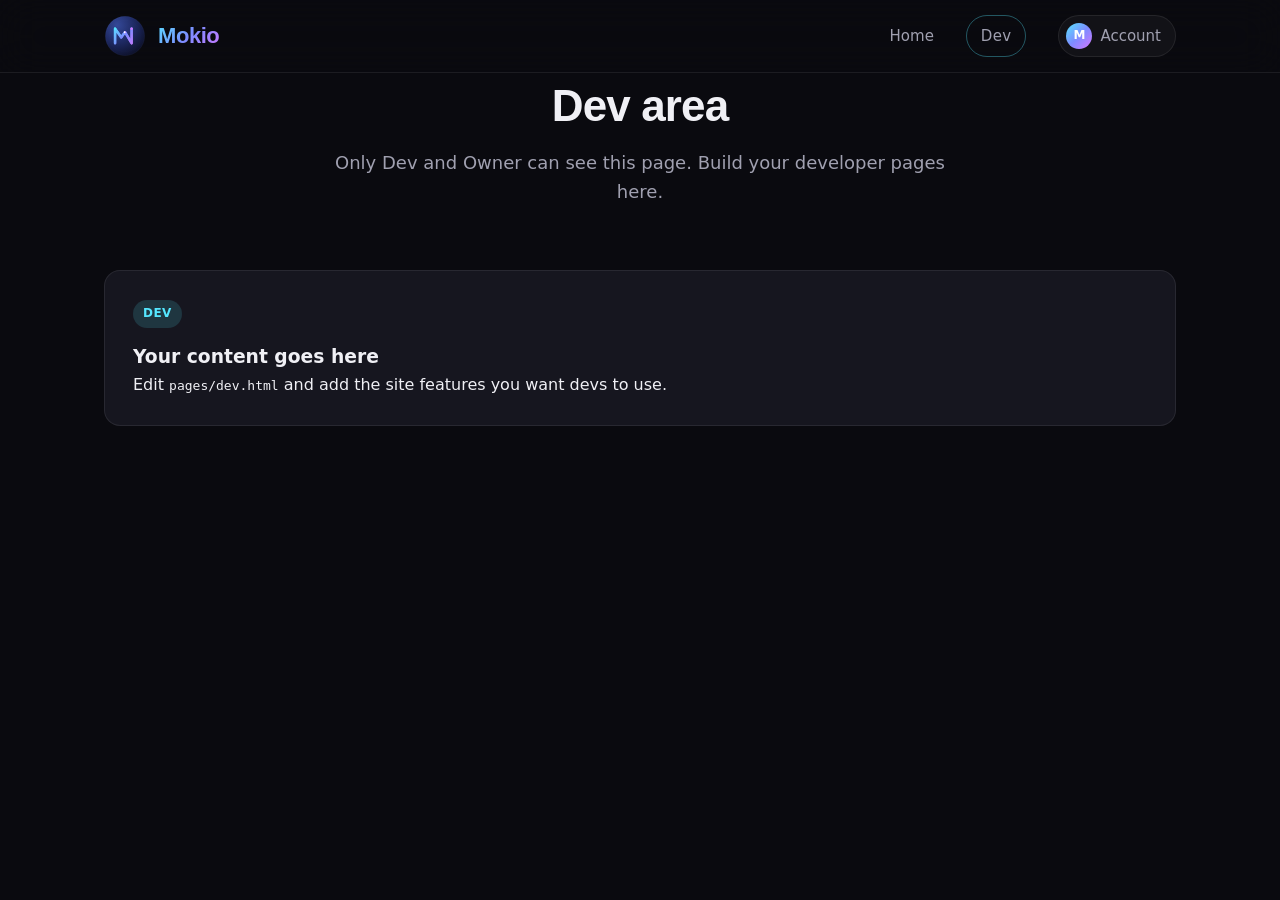
<file: pages/dev.html>
<!DOCTYPE html>
<html lang="en">
<head>
  <meta charset="UTF-8">
  <meta name="viewport" content="width=device-width, initial-scale=1.0">
  <title>Dev — Mokio</title>
  <link rel="icon" href="../images/logo.svg" type="image/svg+xml">
  <link rel="stylesheet" href="../styles.css">
</head>
<body>
  <header class="nav">
    <div class="container nav-inner">
      <a href="../index.html" class="logo">
        <img src="../images/logo.svg" alt="Mokio" class="logo-img">
        <span class="logo-text">Mokio</span>
      </a>
      <nav class="nav-links">
        <a href="../index.html">Home</a>
        <a href="../index.html#staff" class="dev-tab">Dev</a>
        <a href="../index.html" class="account-btn"><span class="account-btn-icon">M</span><span>Account</span></a>
      </nav>
    </div>
  </header>

  <section class="staff">
    <div class="container">
      <div class="section-header">
        <h2>Dev area</h2>
        <p>Only Dev and Owner can see this page. Build your developer pages here.</p>
      </div>
      <div class="staff-card">
        <div class="role-badge dev">Dev</div>
        <h3>Your content goes here</h3>
        <p>Edit <code>pages/dev.html</code> and add the site features you want devs to use.</p>
      </div>
    </div>
  </section>

  <script src="../script.js"></script>
  <script>
    window.MOKIO_REQUIRED_ROLES = ['owner', 'dev'];
  </script>
</body>
</html>
</file>
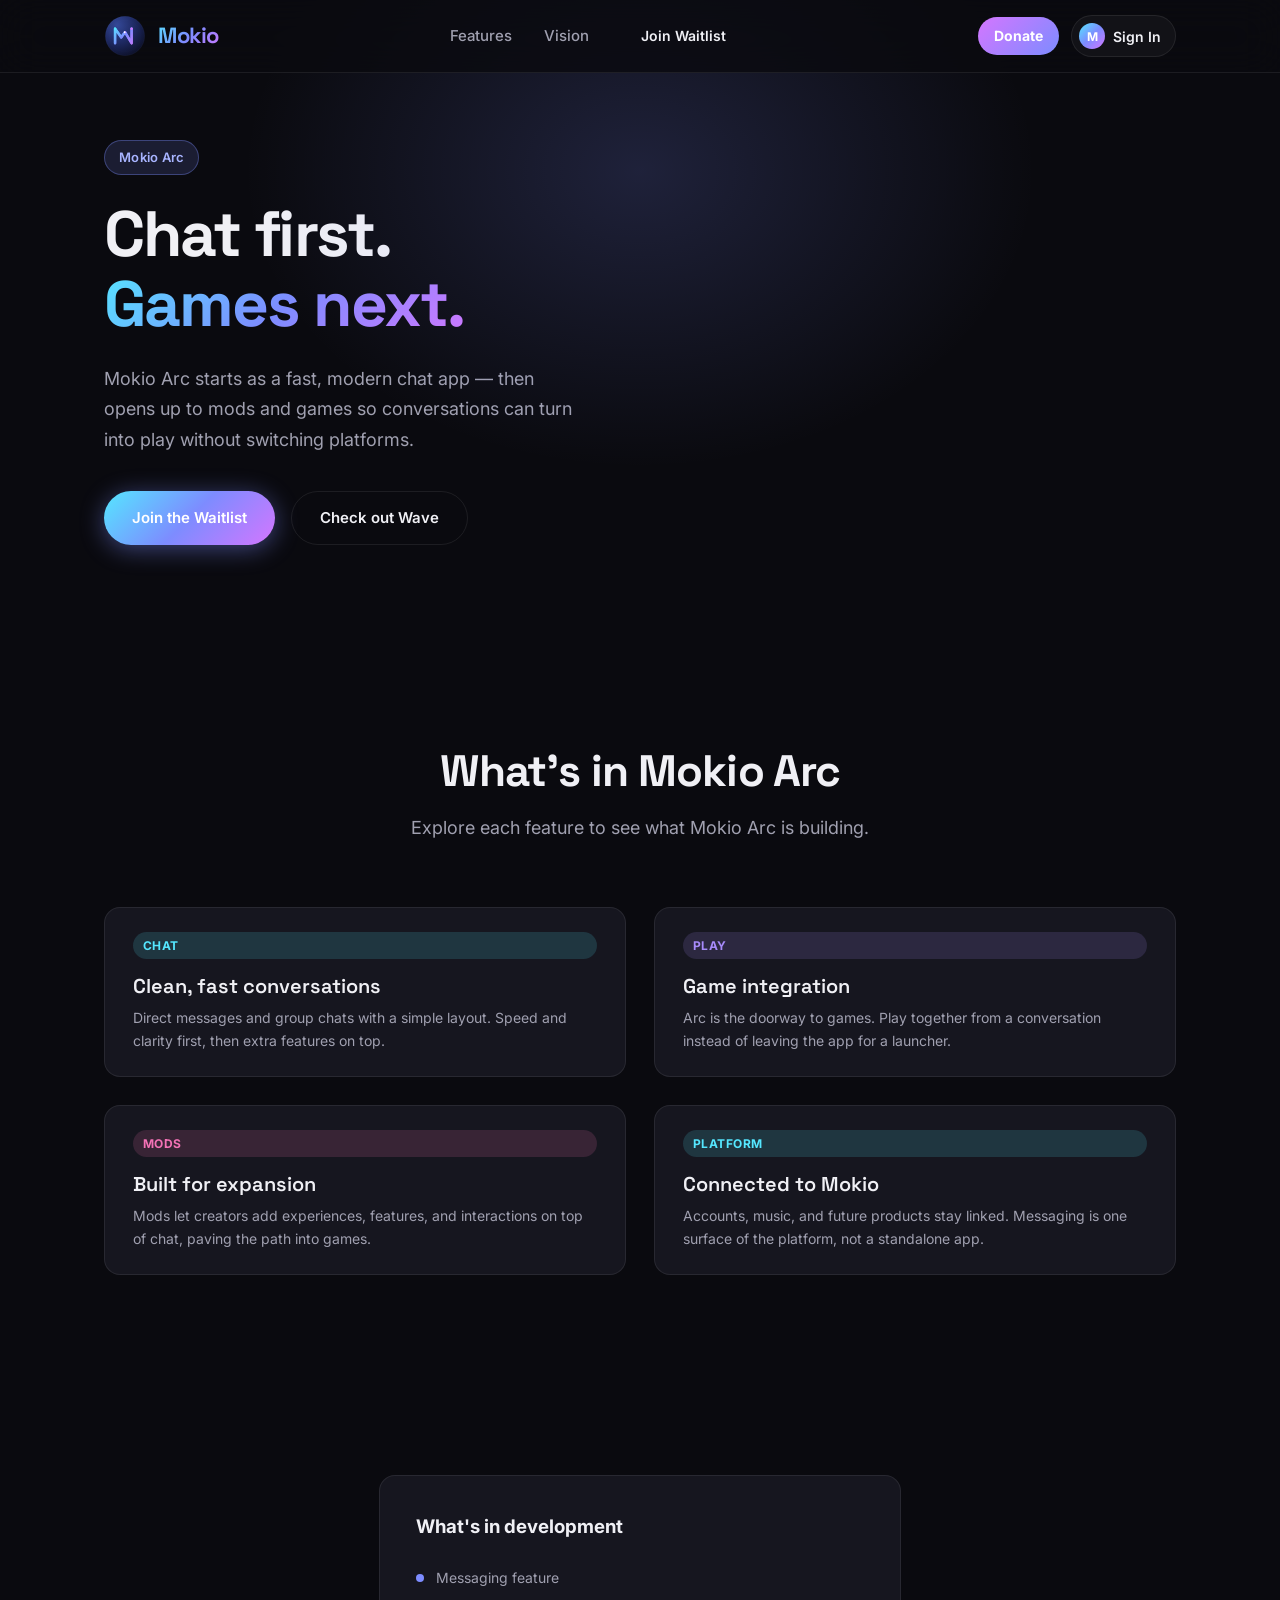
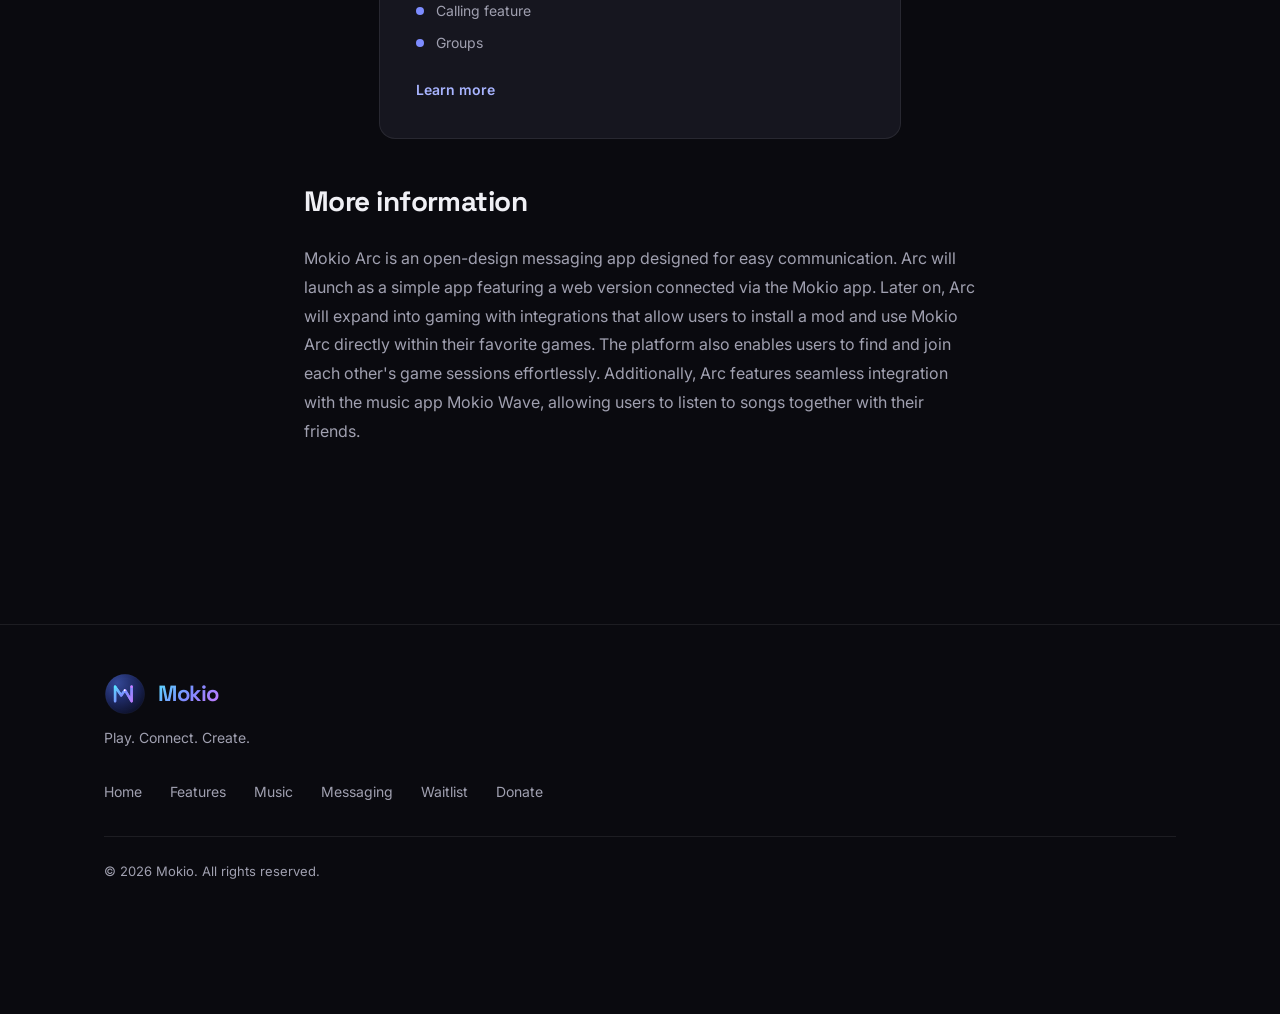
<file: pages/messaging.html>
<!DOCTYPE html>
<html lang="en">
<head>
  <meta charset="UTF-8">
  <meta name="viewport" content="width=device-width, initial-scale=1.0">
  <title>Mokio Arc</title>
  <meta name="description" content="Learn more about Mokio Messaging: fast conversations, game integration, and a platform built for mods.">
  <link rel="icon" href="../images/logo.svg" type="image/svg+xml">
  <link rel="preconnect" href="https://fonts.googleapis.com">
  <link rel="preconnect" href="https://fonts.gstatic.com" crossorigin>
  <link href="https://fonts.googleapis.com/css2?family=Inter:wght@400;500;600;700;800&family=Space+Grotesk:wght@500;600;700&display=swap" rel="stylesheet">
  <link rel="stylesheet" href="../styles.css">
</head>
<body>
  <header class="nav">
    <div class="container nav-inner">
      <a href="../index.html" class="logo">
        <img src="../images/logo.svg" alt="Mokio" class="logo-img">
        <span class="logo-text">Mokio</span>
      </a>
      <nav class="nav-links">
        <a href="../index.html#features">Features</a>
        <a href="../index.html#vision">Vision</a>
        <a href="../index.html#waitlist" class="btn btn-small">Join Waitlist</a>
      </nav>
      <div class="nav-right">
        <a href="https://www.paypal.com/donate/?hosted_button_id=9AZPTK7UAUQBL" class="donate-btn" target="_blank" rel="noopener">Donate</a>
        <button type="button" class="account-btn" id="accountBtn">
          <span class="account-btn-icon">M</span>
          <span id="accountBtnText">Sign In</span>
        </button>
        <button class="mobile-menu-btn" aria-label="Toggle menu">
          <span></span><span></span><span></span>
        </button>
        <a href="pages/portal.html" class="dev-tab" id="staffNavLink" hidden>Portal</a>
      </div>
    </div>
  </header>


  <section class="hero">
    <div class="container">
      <div class="badge">Mokio Arc</div>
      <h1>Chat first.<br><span class="gradient-text">Games next.</span></h1>
      <p class="hero-subtitle">
        Mokio Arc starts as a fast, modern chat app — then opens up to mods and games so conversations can turn into play without switching platforms.
      </p>
      <div class="hero-actions">
        <a href="../index.html#waitlist" class="btn btn-primary">Join the Waitlist</a>
        <a href="music.html" class="btn btn-secondary">Check out Wave</a>
      </div>
    </div>
  </section>

  <section class="features feature-detail-page messaging-features">
    <div class="container">
      <div class="section-header">
        <h2>What’s in Mokio Arc</h2>
        <p>Explore each feature to see what Mokio Arc is building.</p>
      </div>
      
      <div class="features-grid">
        <div class="feature-card" tabindex="0">
          <div class="role-badge" style="background: rgba(85, 231, 255, 0.15); color: #55e7ff;">Chat</div>
          <h3>Clean, fast conversations</h3>
          <p>Direct messages and group chats with a simple layout. Speed and clarity first, then extra features on top.</p>
          <div class="popover-menu">
            <div class="popover-header">
              <span class="popover-title">Chat Specs</span>
              <span class="popover-tag">v1.1</span>
            </div>
            <ul class="popover-list">
              <li>High speed chatting and calling</li>
              <li>Clean layouts</li>
            </ul>
            <div class="popover-actions">
              <a class="popover-action-btn popover-btn-primary" href="../index.html#waitlist">Join waitlist</a>
              <a class="popover-action-btn popover-btn-secondary" href="#more-info">More information</a>
            </div>
          </div>
        </div>

        <div class="feature-card" tabindex="0">
          <div class="role-badge" style="background: rgba(167, 139, 250, 0.15); color: #a78bfa;">Play</div>
          <h3>Game integration</h3>
          <p>Arc is the doorway to games. Play together from a conversation instead of leaving the app for a launcher.</p>
          <div class="popover-menu">
            <div class="popover-header">
              <span class="popover-title">Game Integration</span>
              <span class="popover-tag">In-Overlay</span>
            </div>
            <ul class="popover-list">
              <li>Download & Launch games directly through the app</li>
              <li>Invite your freinds</li>
            </ul>
            <div class="popover-actions">
              <a class="popover-action-btn popover-btn-primary" href="../index.html#waitlist">Join waitlist</a>
              <a class="popover-action-btn popover-btn-secondary" href="#more-info">More information</a>
            </div>
          </div>
        </div>

        <div class="feature-card" tabindex="0">
          <div class="role-badge" style="background: rgba(244, 114, 182, 0.15); color: #f472b6;">Mods</div>
          <h3>Built for expansion</h3>
          <p>Mods let creators add experiences, features, and interactions on top of chat, paving the path into games.</p>
          <div class="popover-menu">
            <div class="popover-header">
              <span class="popover-title">Mod Ecosystem</span>
              <span class="popover-tag">Connect</span>
            </div>
            <ul class="popover-list">
              <li>API & Webhook</li>
              <li>Custom or default seamless overlays</li>
              <li>Cross-platform Compatibility</li>
            </ul>
            <div class="popover-actions">
              <a class="popover-action-btn popover-btn-primary" href="../index.html#waitlist">Join waitlist</a>
              <a class="popover-action-btn popover-btn-secondary" href="#more-info">More information</a>
            </div>
          </div>
        </div>

        <div class="feature-card" tabindex="0">
          <div class="role-badge" style="background: rgba(85, 231, 255, 0.15); color: #55e7ff;">Platform</div>
          <h3>Connected to Mokio</h3>
          <p>Accounts, music, and future products stay linked. Messaging is one surface of the platform, not a standalone app.</p>
          <div class="popover-menu">
            <div class="popover-header">
              <span class="popover-title">Mokio Core</span>
              <span class="popover-tag">Unified Sync</span>
            </div>
            <ul class="popover-list">
              <li>Connected to other Mokio products</li>
              <li>Link to other platforms</li>
            </ul>
            <div class="popover-actions">
              <a class="popover-action-btn popover-btn-primary" href="../index.html#waitlist">Join waitlist</a>
              <a class="popover-action-btn popover-btn-secondary" href="music.html">Explore Mokio Wave</a>
            </div>
          </div>
        </div>
      </div>
    </div>
  </section>

  <section id="features" class="features">
    <div class="container">
      <div class="feature-card-middle">
        <h3>What's in development</h3>
        <br>
        <ul class="feature-list">
          <li>Messaging feature</li>
          <li>Calling feature</li>
          <li>Groups</li>
        </ul>
        <a href="../index.html#waitlist" class="feature-link">Learn more</a>
      </div>
    </div>
  </div>

  <section class="extra-info" id="more-info">
    <div class="container extra-info-inner">
      <h2>More information</h2>
      <div class="extra-info-copy">
        <p>Mokio Arc is an open-design messaging app designed for easy communication. Arc will launch as a simple app featuring a web version connected via the Mokio app. Later on, Arc will expand into gaming with integrations that allow users to install a mod and use Mokio Arc directly within their favorite games. The platform also enables users to find and join each other's game sessions effortlessly. Additionally, Arc features seamless integration with the music app Mokio Wave, allowing users to listen to songs together with their friends.</p>
      </div>
    </div>
  </section>

  <div class="modal" id="authModal" hidden>
    <div class="modal-card auth-card">
      <button type="button" class="modal-close" id="authClose" aria-label="Close">×</button>
      <div id="authGuest">
        <div class="auth-brand">
          <img src="../images/logo.svg" alt="" class="auth-logo">
          <h2 id="authTitle">Welcome back</h2>
          <p class="auth-sub" id="authSub">Sign in to your Mokio account.</p>
        </div>
        <div class="auth-tabs">
          <button type="button" class="auth-tab active" data-mode="signin">Sign in</button>
          <button type="button" class="auth-tab" data-mode="signup">Create account</button>
        </div>
        <form id="authForm">
          <label id="usernameField" hidden>
            <span class="field-label">Username</span>
            <input type="text" name="username" placeholder="mokio" minlength="3" maxlength="20" pattern="[A-Za-z0-9._-]{3,20}">
          </label>
          <label id="loginIdField">
            <span class="field-label">Email or username</span>
            <input type="text" name="email" placeholder="email or username" required>
          </label>
          <label>
            <span class="field-label">Password</span>
            <input type="password" name="password" placeholder="••••••••" minlength="6" required>
          </label>
          <button type="submit" class="btn btn-primary auth-submit" id="authSubmit">Sign In</button>
        </form>
        <p class="form-note auth-note" id="authNote"></p>
      </div>
      <div id="authSignedIn" hidden>
        <div class="auth-brand">
          <div class="auth-avatar" id="authAvatar">M</div>
          <h2 id="authUserName">Account</h2>
          <p class="auth-sub" id="authUserEmail"></p>
          <span class="role-badge" id="authUserRole">member</span>
        </div>
        <div class="account-panel">
          <label class="account-field">
            <span class="field-label">Username</span>
            <div class="username-row">
              <input type="text" id="usernameEdit" minlength="3" maxlength="20" pattern="[A-Za-z0-9._-]{3,20}" placeholder="username">
              <button type="button" class="btn btn-small btn-primary" id="saveUsernameBtn">Save</button>
            </div>
          </label>
          <p class="form-note" id="usernameNote"></p>
          <button type="button" class="btn btn-secondary auth-signout" id="authSignOutLink">Sign out</button>
        </div>
      </div>
    </div>
  </div>

  <footer class="footer">
    <div class="container footer-inner">
      <div class="footer-brand">
        <a href="../index.html" class="logo">
          <img src="../images/logo.svg" alt="Mokio" class="logo-img">
          <span class="logo-text">Mokio</span>
        </a>
        <p>Play. Connect. Create.</p>
      </div>
      <div class="footer-links">
        <a href="../index.html">Home</a>
        <a href="../index.html#features">Features</a>
        <a href="music.html">Music</a>
        <a href="messaging.html">Messaging</a>
        <a href="../index.html#waitlist">Waitlist</a>
        <a href="https://www.paypal.com/donate/?hosted_button_id=9AZPTK7UAUQBL" target="_blank" rel="noopener">Donate</a>
      </div>
      <div class="footer-bottom">
        <p>© 2026 Mokio. All rights reserved.</p>
      </div>
    </div>
  </footer>
  <script src="../script.js"></script>
</body>
</html>
</file>
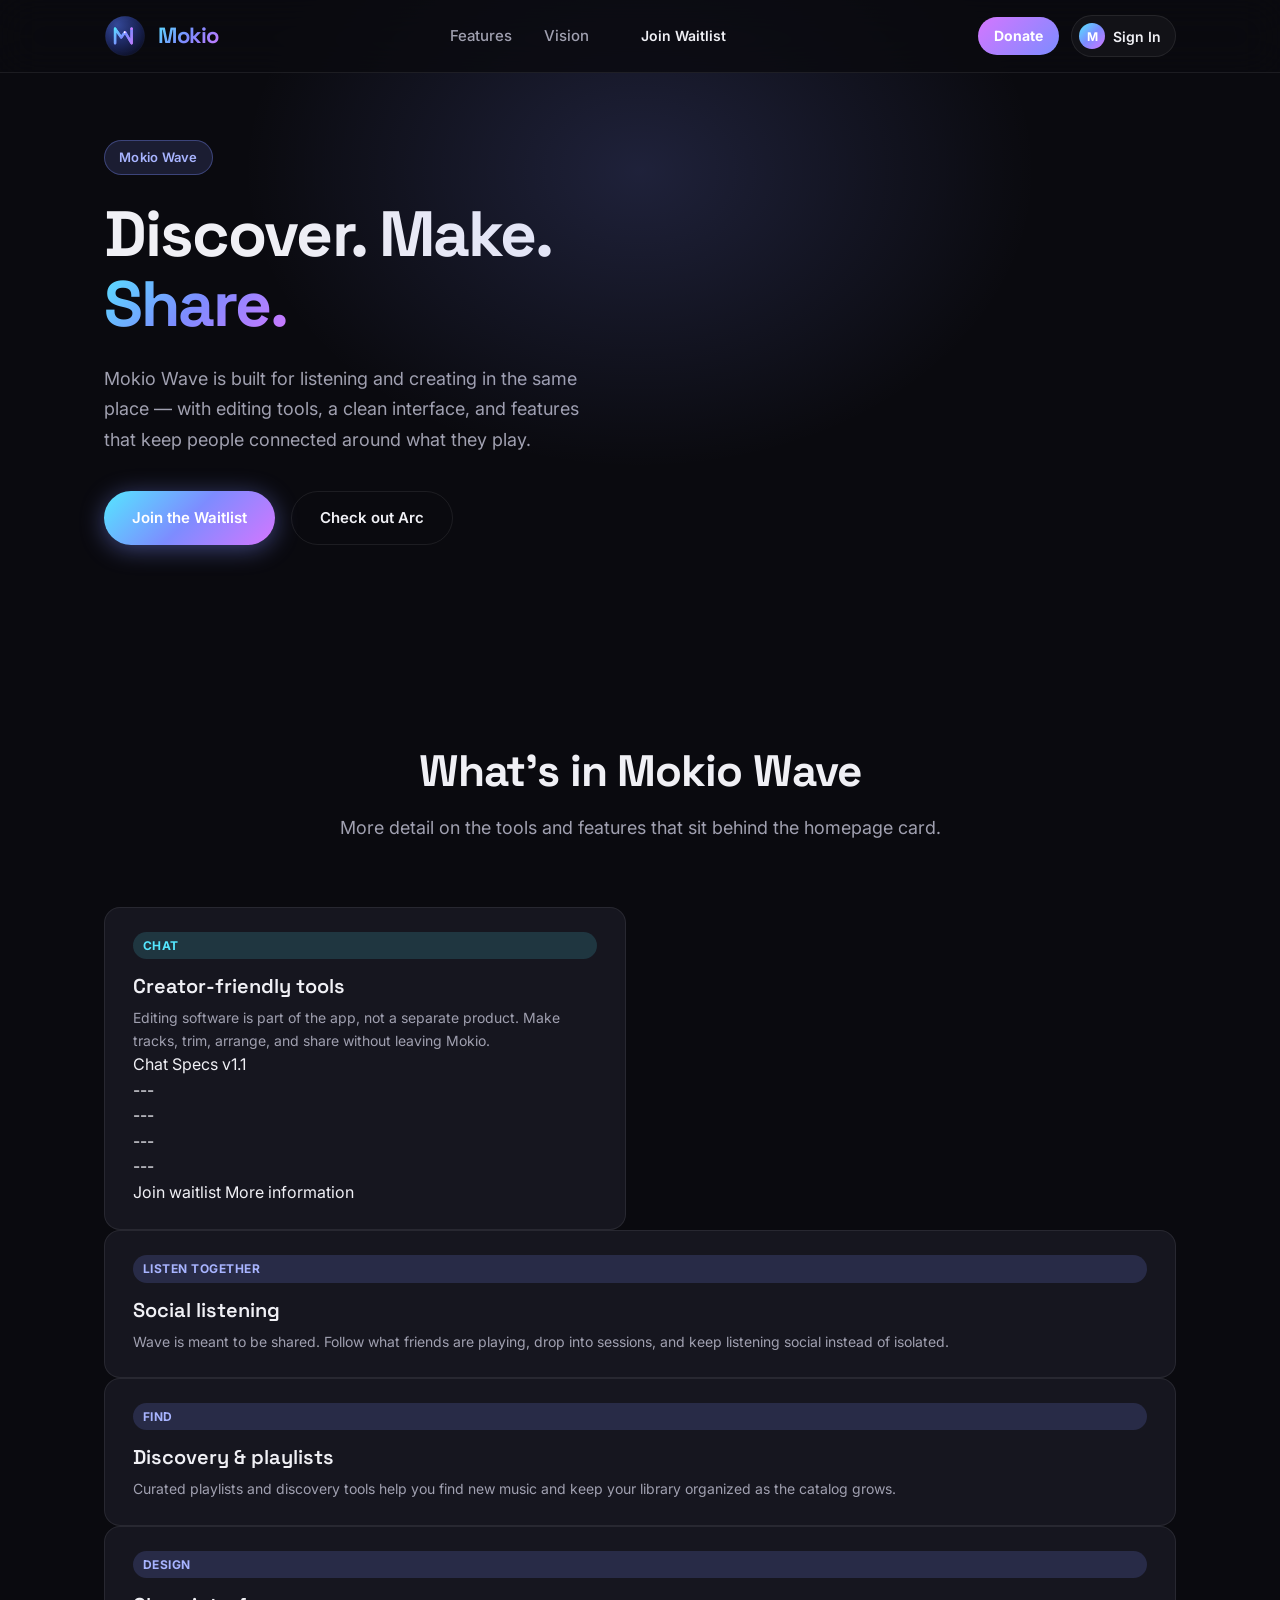
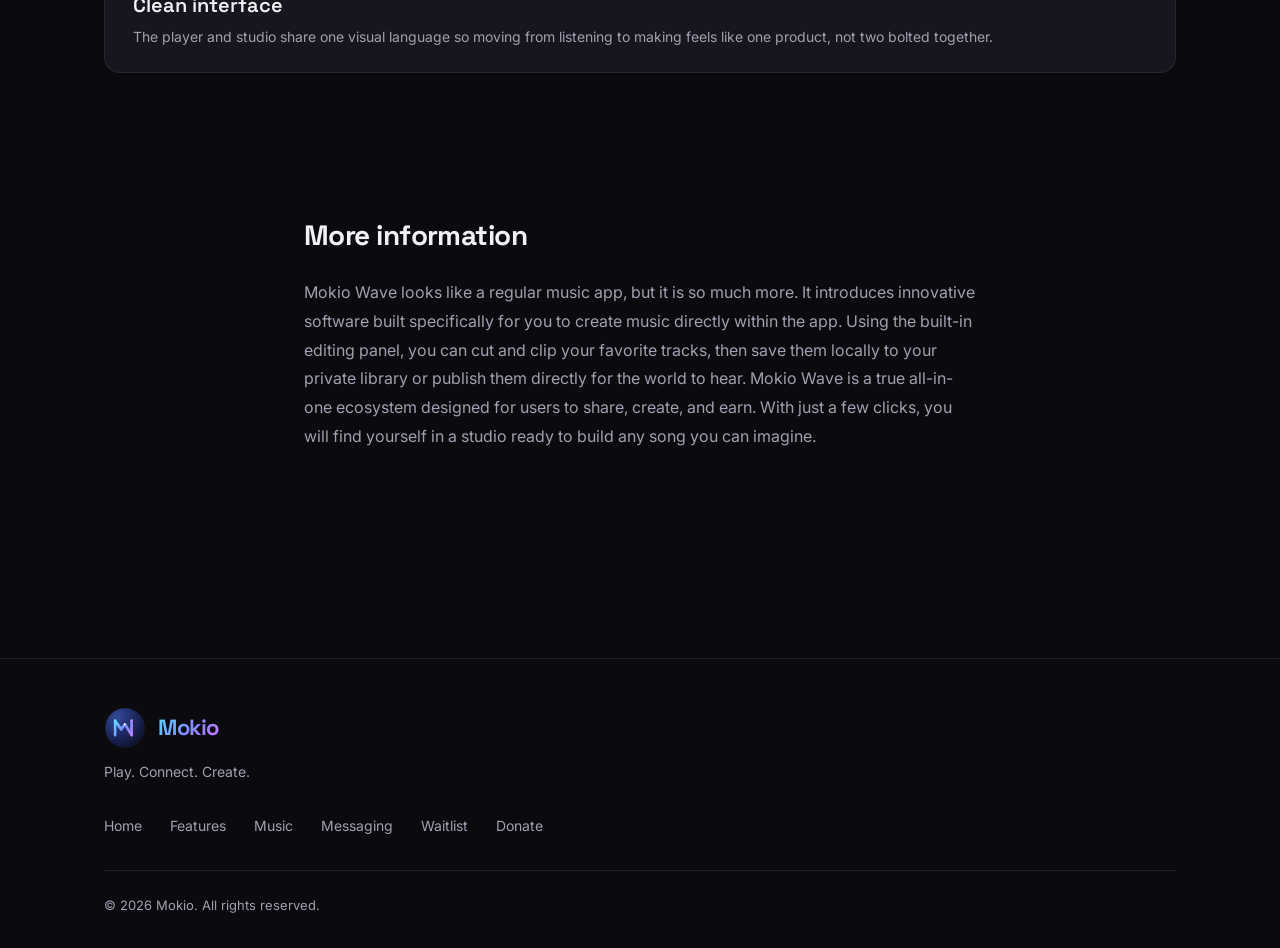
<file: pages/music.html>
<!DOCTYPE html>
<html lang="en">
<head>
  <meta charset="UTF-8">
  <meta name="viewport" content="width=device-width, initial-scale=1.0">
  <title>Mokio Wave</title>
  <meta name="description" content="Learn more about Mokio Wave: discovery, creation tools, social listening, and playlists.">
  <link rel="icon" href="../images/logo.svg" type="image/svg+xml">
  <link rel="preconnect" href="https://fonts.googleapis.com">
  <link rel="preconnect" href="https://fonts.gstatic.com" crossorigin>
  <link href="https://fonts.googleapis.com/css2?family=Inter:wght@400;500;600;700;800&family=Space+Grotesk:wght@500;600;700&display=swap" rel="stylesheet">
  <link rel="stylesheet" href="../styles.css">
</head>
<body>
 <header class="nav">
    <div class="container nav-inner">
      <a href="../index.html" class="logo">
        <img src="../images/logo.svg" alt="Mokio" class="logo-img">
        <span class="logo-text">Mokio</span>
      </a>
      <nav class="nav-links">
        <a href="../index.html#features">Features</a>
        <a href="../index.html#vision">Vision</a>
        <a href="../index.html#waitlist" class="btn btn-small">Join Waitlist</a>
      </nav>
      <div class="nav-right">
        <a href="https://www.paypal.com/donate/?hosted_button_id=9AZPTK7UAUQBL" class="donate-btn" target="_blank" rel="noopener">Donate</a>
        <button type="button" class="account-btn" id="accountBtn">
          <span class="account-btn-icon">M</span>
          <span id="accountBtnText">Sign In</span>
        </button>
        <button class="mobile-menu-btn" aria-label="Toggle menu">
          <span></span><span></span><span></span>
        </button>
        <a href="pages/portal.html" class="dev-tab" id="staffNavLink" hidden>Portal</a>
      </div>
    </div>
  </header>

  <section class="hero">
    <div class="container">
      <div class="badge">Mokio Wave</div>
      <h1>Discover. Make.<br><span class="gradient-text">Share.</span></h1>
      <p class="hero-subtitle">
        Mokio Wave is built for listening and creating in the same place — with editing tools, a clean interface, and features that keep people connected around what they play.
      </p>
      <div class="hero-actions">
        <a href="../index.html#waitlist" class="btn btn-primary">Join the Waitlist</a>
        <a href="messaging.html" class="btn btn-secondary">Check out Arc</a>
      </div>
    </div>
  </section>

  <section class="features feature-detail-page music-features">
    <div class="container">
      <div class="section-header">
        <h2>What’s in Mokio Wave</h2>
        <p>More detail on the tools and features that sit behind the homepage card.</p>
      </div>

      <div class="features-grid">
        <div class="feature-card" tabindex="0">
          <div class="role-badge" style="background: rgba(85, 231, 255, 0.15); color: #55e7ff;">Chat</div>
          <h3>Creator-friendly tools</h3>
          <p>Editing software is part of the app, not a separate product. Make tracks, trim, arrange, and share without leaving Mokio.</p>
          <div class="popover-menu">
            <div class="popover-header">
              <span class="popover-title">Chat Specs</span>
              <span class="popover-tag">v1.1</span>
            </div>
            <ul class="popover-list">
              <li>---</li>
              <li>---</li>
              <li>---</li>
              <li>---</li>
            </ul>
            <div class="popover-actions">
              <a class="popover-action-btn popover-btn-primary" href="../index.html#waitlist">Join waitlist</a>
              <a class="popover-action-btn popover-btn-secondary" href="#more-info">More information</a>
            </div>
          </div>
        </div>

      </div>
        <div class="feature-card">
          <div class="role-badge" style="background: rgba(125, 140, 255, 0.18); color: #a8b4ff;">Listen together</div>
          <h3>Social listening</h3>
          <p>Wave is meant to be shared. Follow what friends are playing, drop into sessions, and keep listening social instead of isolated.</p>
        </div>
        <div class="feature-card">
          <div class="role-badge" style="background: rgba(125, 140, 255, 0.18); color: #a8b4ff;">Find</div>
          <h3>Discovery & playlists</h3>
          <p>Curated playlists and discovery tools help you find new music and keep your library organized as the catalog grows.</p>
        </div>
        <div class="feature-card">
          <div class="role-badge" style="background: rgba(125, 140, 255, 0.18); color: #a8b4ff;">Design</div>
          <h3>Clean interface</h3>
          <p>The player and studio share one visual language so moving from listening to making feels like one product, not two bolted together.</p>
        </div>
      </div>
    </div>
  </section>

  <section class="extra-info">
    <div class="container extra-info-inner">
      <h2>More information</h2>
      <div class="extra-info-copy">
        <p>Mokio Wave looks like a regular music app, but it is so much more. It introduces innovative software built specifically for you to create music directly within the app. Using the built-in editing panel, you can cut and clip your favorite tracks, then save them locally to your private library or publish them directly for the world to hear. Mokio Wave is a true all-in-one ecosystem designed for users to share, create, and earn. With just a few clicks, you will find yourself in a studio ready to build any song you can imagine.</p>
      </div>
    </div>
  </section>


  <div class="modal" id="authModal" hidden>
    <div class="modal-card auth-card">
      <button type="button" class="modal-close" id="authClose" aria-label="Close">×</button>
      <div id="authGuest">
        <div class="auth-brand">
          <img src="../images/logo.svg" alt="" class="auth-logo">
          <h2 id="authTitle">Welcome back</h2>
          <p class="auth-sub" id="authSub">Sign in to your Mokio account.</p>
        </div>
        <div class="auth-tabs">
          <button type="button" class="auth-tab active" data-mode="signin">Sign in</button>
          <button type="button" class="auth-tab" data-mode="signup">Create account</button>
        </div>
        <form id="authForm">
          <label id="usernameField" hidden>
            <span class="field-label">Username</span>
            <input type="text" name="username" placeholder="mokio" minlength="3" maxlength="20" pattern="[A-Za-z0-9._-]{3,20}">
          </label>
          <label id="loginIdField">
            <span class="field-label">Email or username</span>
            <input type="text" name="email" placeholder="email or username" required>
          </label>
          <label>
            <span class="field-label">Password</span>
            <input type="password" name="password" placeholder="••••••••" minlength="6" required>
          </label>
          <button type="submit" class="btn btn-primary auth-submit" id="authSubmit">Sign In</button>
        </form>
        <p class="form-note auth-note" id="authNote"></p>
      </div>
      <div id="authSignedIn" hidden>
        <div class="auth-brand">
          <div class="auth-avatar" id="authAvatar">M</div>
          <h2 id="authUserName">Account</h2>
          <p class="auth-sub" id="authUserEmail"></p>
          <span class="role-badge" id="authUserRole">member</span>
        </div>
        <div class="account-panel">
          <label class="account-field">
            <span class="field-label">Username</span>
            <div class="username-row">
              <input type="text" id="usernameEdit" minlength="3" maxlength="20" pattern="[A-Za-z0-9._-]{3,20}" placeholder="username">
              <button type="button" class="btn btn-small btn-primary" id="saveUsernameBtn">Save</button>
            </div>
          </label>
          <p class="form-note" id="usernameNote"></p>
          <button type="button" class="btn btn-secondary auth-signout" id="authSignOutLink">Sign out</button>
        </div>
      </div>
    </div>
  </div>

  <footer class="footer">
    <div class="container footer-inner">
      <div class="footer-brand">
        <a href="../index.html" class="logo">
          <img src="../images/logo.svg" alt="Mokio" class="logo-img">
          <span class="logo-text">Mokio</span>
        </a>
        <p>Play. Connect. Create.</p>
      </div>
      <div class="footer-links">
        <a href="../index.html">Home</a>
        <a href="../index.html#features">Features</a>
        <a href="music.html">Music</a>
        <a href="messaging.html">Messaging</a>
        <a href="../index.html#waitlist">Waitlist</a>
        <a href="https://www.paypal.com/donate/?hosted_button_id=9AZPTK7UAUQBL" target="_blank" rel="noopener">Donate</a>
      </div>
      <div class="footer-bottom">
        <p>© 2026 Mokio. All rights reserved.</p>
      </div>
    </div>
  </footer>
  <script src="../script.js"></script>
</body>
</html>
</file>
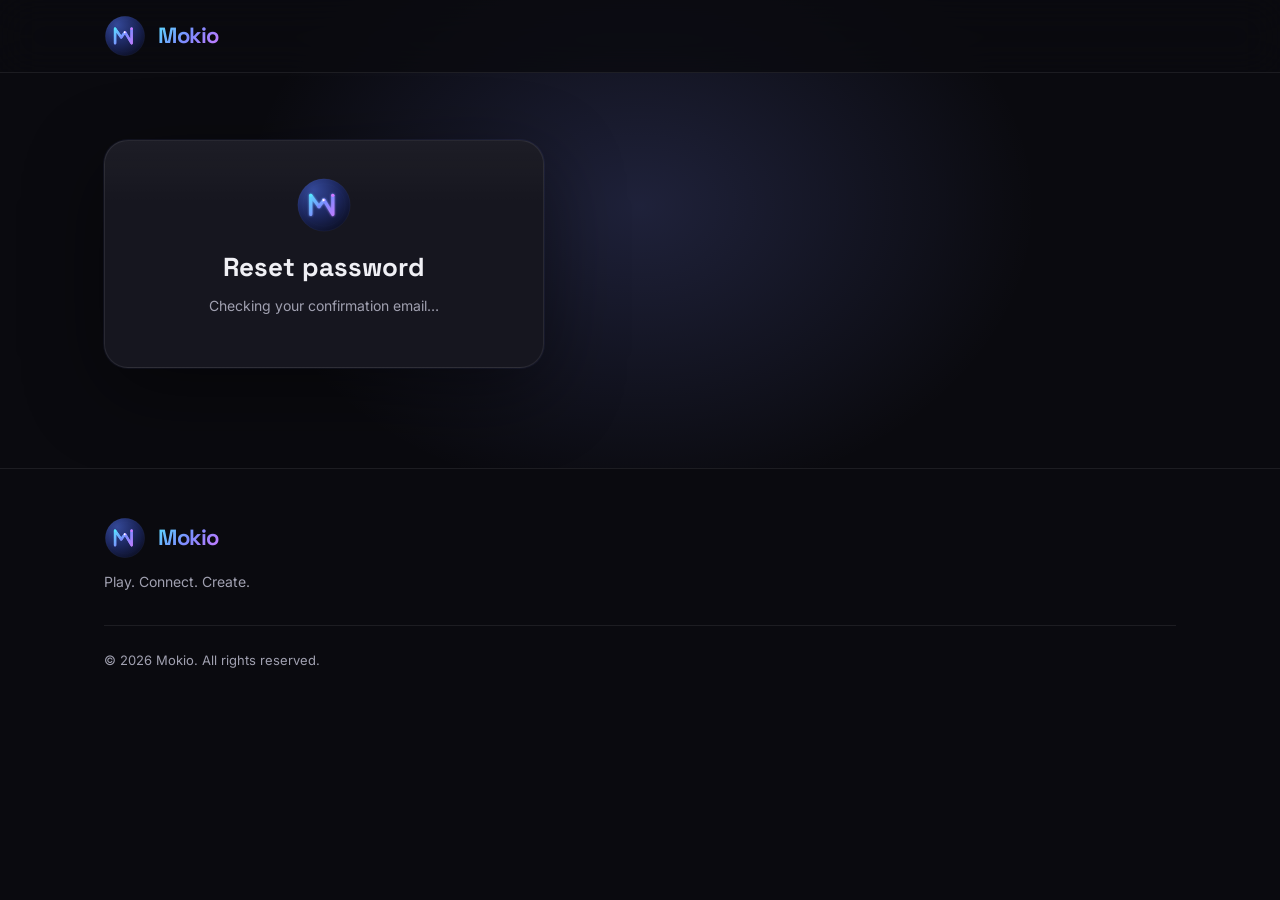
<file: pages/reset.html>
<!DOCTYPE html>
<html lang="en">
<head>
  <meta charset="UTF-8">
  <meta name="viewport" content="width=device-width, initial-scale=1.0">
  <title>Reset password — Mokio</title>
  <link rel="icon" href="../images/logo.svg" type="image/svg+xml">
  <link rel="preconnect" href="https://fonts.googleapis.com">
  <link rel="preconnect" href="https://fonts.gstatic.com" crossorigin>
  <link href="https://fonts.googleapis.com/css2?family=Inter:wght@400;500;600;700;800&family=Space+Grotesk:wght@500;600;700&display=swap" rel="stylesheet">
  <link rel="stylesheet" href="../styles.css">
</head>
<body>
  <header class="nav">
    <div class="container nav-inner">
      <a href="../index.html" class="logo">
        <img src="../images/logo.svg" alt="Mokio" class="logo-img">
        <span class="logo-text">Mokio</span>
      </a>
    </div>
  </header>

  <section class="hero">
    <div class="container reset-wrap">
      <div class="modal-card auth-card reset-card">
        <div class="auth-brand">
          <img src="../images/logo.svg" alt="" class="auth-logo">
          <h2>Reset password</h2>
          <p class="auth-sub" id="resetEmailLine" hidden></p>
          <p class="auth-sub" id="resetStatus">Checking your confirmation email…</p>
          <p class="reset-timer" id="resetTimer" hidden></p>
        </div>
        <form id="resetForm" hidden>
          <label>
            <span class="field-label">New password</span>
            <input type="password" name="password" minlength="6" required placeholder="At least 6 characters">
          </label>
          <label>
            <span class="field-label">Confirm password</span>
            <input type="password" name="confirm" minlength="6" required placeholder="Repeat new password">
          </label>
          <button type="submit" class="btn btn-primary auth-submit" id="resetSubmit">Save new password</button>
          <p class="form-note auth-note" id="resetNote"></p>
        </form>
        <p class="form-note" id="resetDone" hidden>Password updated. You can now <a href="../index.html">sign in</a>.</p>
      </div>
    </div>
  </section>

  <footer class="footer">
    <div class="container footer-inner">
      <div class="footer-brand">
        <a href="../index.html" class="logo">
          <img src="../images/logo.svg" alt="Mokio" class="logo-img">
          <span class="logo-text">Mokio</span>
        </a>
        <p>Play. Connect. Create.</p>
      </div>
      <div class="footer-bottom">
        <p>© 2026 Mokio. All rights reserved.</p>
      </div>
    </div>
  </footer>
  <script src="../script.js"></script>
</body>
</html>
</file>
<file: styles.css>
/* ===== Base & Reset ===== */

*, *::before, *::after {

  box-sizing: border-box;

  margin: 0;

  padding: 0;

}



:root {

  --bg: #0a0a0f;

  --bg-elevated: #12121a;

  --bg-card: #16161f;

  --text: #f0f0f5;

  --text-muted: #a0a0b0;

  --accent: #7d8cff;

  --accent-2: #55e7ff;

  --accent-gradient: linear-gradient(135deg, #55e7ff 0%, #7d8cff 50%, #d476ff 100%);

  --border: rgba(255, 255, 255, 0.08);

  --radius: 16px;

  --radius-sm: 10px;

  --shadow: 0 20px 60px rgba(0, 0, 0, 0.4);

  --font: 'Inter', system-ui, -apple-system, sans-serif;

  --font-display: 'Space Grotesk', 'Inter', sans-serif;

}



html {

  scroll-behavior: smooth;

}



body {

  font-family: var(--font);

  background: var(--bg);

  color: var(--text);

  line-height: 1.6;

  -webkit-font-smoothing: antialiased;

}



img {

  max-width: 100%;

  display: block;

}



a {

  color: inherit;

  text-decoration: none;

}



ul {

  list-style: none;

}



.container {
  width: 100%;
  max-width: 1120px;
  margin: 0 auto;
  padding: 0 24px;
}



/* ===== Buttons ===== */

.btn {

  display: inline-flex;

  align-items: center;

  justify-content: center;

  gap: 8px;

  padding: 14px 28px;

  font-weight: 600;

  font-size: 15px;

  border-radius: 999px;

  border: none;

  cursor: pointer;

  transition: all 0.2s ease;

  font-family: inherit;

}



.btn-primary {

  background: var(--accent-gradient);

  color: #fff;

  box-shadow: 0 4px 24px rgba(125, 140, 255, 0.45);

}



.btn-primary:hover {

  transform: translateY(-2px);

  box-shadow: 0 8px 32px rgba(125, 140, 255, 0.55);

}



.btn-secondary {

  background: transparent;

  color: var(--text);

  border: 1px solid var(--border);

}



.btn-secondary:hover {

  background: rgba(255, 255, 255, 0.05);

  border-color: rgba(255, 255, 255, 0.15);

}



.btn-small {

  padding: 10px 20px;

  font-size: 14px;

}



/* ===== Navigation ===== */

.nav {

  position: fixed;

  top: 0;

  left: 0;

  right: 0;

  z-index: 100;

  background: rgba(10, 10, 15, 0.8);

  backdrop-filter: blur(20px);

  border-bottom: 1px solid var(--border);

}



.nav-inner {

  display: flex;

  align-items: center;

  justify-content: space-between;

  height: 72px;

}



.logo {

  display: flex;

  align-items: center;

  gap: 12px;

  font-family: var(--font-display);

  font-weight: 700;

  font-size: 22px;

  letter-spacing: -0.02em;

}



.logo-img {

  width: 42px;

  height: 42px;

  border-radius: 11px;

  display: block;

  flex-shrink: 0;

  object-fit: contain;

}



.logo-text {

  background: linear-gradient(135deg, #55e7ff 0%, #7d8cff 50%, #d476ff 100%);

  -webkit-background-clip: text;

  -webkit-text-fill-color: transparent;

  background-clip: text;

  font-weight: 700;

}



.nav-links {

  display: flex;

  align-items: center;

  gap: 32px;

}



.nav-links a:not(.btn) {

  font-size: 15px;

  font-weight: 500;

  color: var(--text-muted);

  transition: color 0.2s;

}



.nav-links a:not(.btn):hover {

  color: var(--text);

}



.mobile-menu-btn {

  display: none;

  flex-direction: column;

  gap: 5px;

  background: none;

  border: none;

  cursor: pointer;

  padding: 8px;

}



.mobile-menu-btn span {

  display: block;

  width: 22px;

  height: 2px;

  background: var(--text);

  border-radius: 2px;

}



/* ===== Hero ===== */

.hero {

  padding: 140px 0 100px;

  position: relative;

  overflow: hidden;

}



.hero::before {

  content: '';

  position: absolute;

  top: -20%;

  left: 50%;

  transform: translateX(-50%);

  width: 800px;

  height: 600px;

  background: radial-gradient(ellipse, rgba(125, 140, 255, 0.18) 0%, transparent 70%);

  pointer-events: none;

}



.hero-inner {

  display: grid;

  grid-template-columns: 1fr 1fr;

  gap: 60px;

  align-items: center;

}



.badge {

  display: inline-block;

  padding: 6px 14px;

  background: rgba(125, 140, 255, 0.15);

  border: 1px solid rgba(125, 140, 255, 0.35);

  border-radius: 999px;

  font-size: 13px;

  font-weight: 600;

  color: #a8b4ff;

  margin-bottom: 24px;

  letter-spacing: 0.02em;

}



.hero h1 {

  font-family: var(--font-display);

  font-size: clamp(40px, 5.5vw, 64px);

  font-weight: 700;

  line-height: 1.1;

  letter-spacing: -0.03em;

  margin-bottom: 24px;

}



.gradient-text {

  background: var(--accent-gradient);

  -webkit-background-clip: text;

  -webkit-text-fill-color: transparent;

  background-clip: text;

}



.hero-subtitle {

  font-size: 18px;

  color: var(--text-muted);

  max-width: 480px;

  margin-bottom: 36px;

  line-height: 1.7;

}



.hero-actions {

  display: flex;

  flex-wrap: wrap;

  gap: 16px;

}



/* Banner / Hero Visual */

.banner-wrapper {

  position: relative;

  border-radius: 20px;

  overflow: hidden;

  box-shadow: var(--shadow);

  border: 1px solid var(--border);

  background: #0d1129;

}



.hero-banner {

  width: 100%;

  height: auto;

  display: block;

  border-radius: 20px;

}



/* ===== Features ===== */

.features {

  padding: 100px 0;

}



.section-header {

  text-align: center;

  max-width: 640px;

  margin: 0 auto 64px;

}



.section-header h2 {

  font-family: var(--font-display);

  font-size: clamp(32px, 4vw, 44px);

  font-weight: 700;

  letter-spacing: -0.02em;

  line-height: 1.2;

  margin-bottom: 16px;

}



.section-header p {

  font-size: 18px;

  color: var(--text-muted);

}



.features-grid {

  display: grid;

  grid-template-columns: 1fr 1fr;

  gap: 28px;

}



.feature-card {
  background: var(--bg-card);
  border: 1px solid var(--border);
  border-radius: var(--radius);
  padding: 36px;
  transition: border-color 0.2s, transform 0.2s;
}



.feature-card:hover {

  border-color: rgba(125, 140, 255, 0.35);

  transform: translateY(-4px);

}

.feature-card-middle {
  background: var(--bg-card);
  border: 1px solid var(--border);
  border-radius: var(--radius);
  padding: 36px;
  transition: border-color 0.2s, transform 0.2s;
  margin: 0 275px;
}

.feature-icon {

  width: 56px;

  height: 56px;

  border-radius: 14px;

  display: flex;

  align-items: center;

  justify-content: center;

  margin-bottom: 24px;

}



.feature-icon.music {

  background: rgba(125, 140, 255, 0.15);

  color: #a8b4ff;

}



.feature-icon.messaging {

  background: rgba(85, 231, 255, 0.12);

  color: #55e7ff;

}



.feature-card h3 {

  font-family: var(--font-display);

  font-size: 22px;

  font-weight: 600;

  margin-bottom: 12px;

}

.feature-detail-page .features-grid {
  position: relative;
}

.feature-detail-page .feature-card {
  position: relative;
  display: flex;
  flex-direction: column;
  justify-content: center;
  min-width: 0;
  padding: 24px 28px;
  cursor: pointer;
  transition: border-color 0.3s ease, transform 0.3s ease, box-shadow 0.3s ease;
}

.feature-detail-page .feature-card:hover,
.feature-detail-page .feature-card:focus-within {
  z-index: 20;
  border-color: rgba(85, 231, 255, 0.35);
  box-shadow: 0 12px 32px rgba(0, 0, 0, 0.4);
  transform: translateY(-2px);
}

.feature-detail-page .feature-card:focus-visible {
  outline: 2px solid var(--accent-2);
  outline-offset: 3px;
}

.feature-detail-page .feature-card h3 {
  margin-bottom: 8px;
  font-family: var(--font-display);
  font-size: 20px;
  line-height: 1.3;
}

.feature-detail-page .feature-card > p {
  margin-bottom: 0;
  font-size: 14px;
  line-height: 1.6;
}

.messaging-features .popover-menu {
  position: absolute;
  top: calc(100% + 10px);
  left: 0;
  z-index: 30;
  width: 100%;
  padding: 18px;
  border: 1px solid rgba(85, 231, 255, 0.3);
  border-radius: var(--radius-sm);
  background: var(--bg-elevated);
  box-shadow: 0 16px 40px rgba(0, 0, 0, 0.65);
  opacity: 0;
  visibility: hidden;
  pointer-events: none;
  transform: translateY(-8px);
  transition: opacity 0.25s ease, transform 0.25s ease, visibility 0.25s;
}

.messaging-features .feature-card:hover .popover-menu,
.messaging-features .feature-card:focus-within .popover-menu {
  opacity: 1;
  visibility: visible;
  pointer-events: auto;
  transform: translateY(0);
}

.messaging-features .popover-header {
  display: flex;
  align-items: center;
  justify-content: space-between;
  gap: 12px;
  padding-bottom: 10px;
  margin-bottom: 12px;
  border-bottom: 1px solid var(--border);
}

.messaging-features .popover-title {
  color: var(--accent-2);
  font-size: 12px;
  font-weight: 700;
  text-transform: uppercase;
}

.messaging-features .popover-tag {
  padding: 3px 8px;
  border-radius: 999px;
  background: rgba(85, 231, 255, 0.12);
  color: var(--accent-2);
  font-size: 11px;
  font-weight: 600;
}

.messaging-features .popover-list {
  margin-bottom: 16px;
  list-style: none;
}

.messaging-features .popover-list li {
  display: flex;
  align-items: flex-start;
  gap: 8px;
  margin-bottom: 8px;
  color: var(--text);
  font-size: 13px;
}

.messaging-features .popover-list li::before {
  content: "✦";
  color: var(--accent-2);
  font-size: 11px;
}

.messaging-features .popover-actions {
  display: flex;
  flex-wrap: wrap;
  gap: 8px;
}

.messaging-features .popover-action-btn {
  flex: 1 1 120px;
  padding: 8px 10px;
  border: 1px solid transparent;
  border-radius: 6px;
  font-size: 12px;
  font-weight: 600;
  text-align: center;
  transition: background 0.2s ease, color 0.2s ease, border-color 0.2s ease;
}

.messaging-features .popover-btn-primary {
  border-color: rgba(85, 231, 255, 0.3);
  background: rgba(85, 231, 255, 0.15);
  color: var(--accent-2);
}

.messaging-features .popover-btn-primary:hover {
  background: var(--accent-2);
  color: var(--bg);
}

.messaging-features .popover-btn-secondary {
  border-color: var(--border);
  background: rgba(255, 255, 255, 0.05);
  color: var(--text-muted);
}

.messaging-features .popover-btn-secondary:hover {
  background: rgba(255, 255, 255, 0.1);
  color: var(--text);
}

.feature-card > p {

  color: var(--text-muted);

  margin-bottom: 24px;

  font-size: 15px;

}



.feature-list {

  display: flex;

  flex-direction: column;

  gap: 10px;

}



.feature-list li {

  font-size: 14px;

  color: var(--text-muted);

  padding-left: 20px;

  position: relative;

}



.feature-list li::before {

  content: '';

  position: absolute;

  left: 0;

  top: 7px;

  width: 8px;

  height: 8px;

  border-radius: 50%;

  background: var(--accent);

}



.feature-link {

  display: inline-flex;

  align-items: center;

  margin-top: 24px;

  font-size: 14px;

  font-weight: 600;

  color: #a8b4ff;

  transition: color 0.2s, gap 0.2s;

}



.feature-link:hover {

  color: #fff;

}



/* ===== Vision ===== */

.vision {

  padding: 100px 0;

  background: linear-gradient(180deg, transparent 0%, rgba(125, 140, 255, 0.05) 50%, transparent 100%);

}



.vision-timeline {

  display: flex;

  flex-direction: column;

  gap: 0;

  max-width: 720px;

  margin: 0 auto;

}



.vision-step {

  display: grid;

  grid-template-columns: 80px 1fr;

  gap: 24px;

  padding: 32px 0;

  border-bottom: 1px solid var(--border);

  position: relative;

}



.vision-step:last-child {

  border-bottom: none;

}



.step-number {

  font-family: var(--font-display);

  font-size: 28px;

  font-weight: 700;

  background: var(--accent-gradient);

  -webkit-background-clip: text;

  -webkit-text-fill-color: transparent;

  background-clip: text;

  line-height: 1.2;

}



.step-content h3 {

  font-size: 20px;

  font-weight: 600;

  margin-bottom: 8px;

}



.step-content p {

  color: var(--text-muted);

  font-size: 15px;

}



/* ===== Waitlist ===== */

.waitlist {

  padding: 80px 0 120px;

}



.waitlist-card {
  background: var(--bg-card);
  border: 1px solid var(--border);
  border-radius: 24px;
  padding: 56px 48px;
  text-align: center;
  max-width: 640px;
  margin: 0 auto;
  position: relative;
  overflow: hidden;
}



.waitlist-card::before {
  content: '';
  position: absolute;
  top: 0;
  left: 0;
  right: 0;
  height: 3px;
  background: var(--accent-gradient);
}



.waitlist-card h2 {
  font-family: var(--font-display);
  font-size: 32px;
  font-weight: 700;
  margin-bottom: 12px;
  letter-spacing: -0.02em;
}



.waitlist-card > p {
  color: var(--text-muted);
  margin-bottom: 36px;
  font-size: 16px;
}



.waitlist-form .form-row {
  display: flex;
  gap: 12px;
  max-width: 440px;
  margin: 0 auto 16px;
}



.waitlist-form input {
  flex: 1;
  padding: 14px 20px;
  background: var(--bg);
  border: 1px solid var(--border);
  border-radius: 999px;
  color: var(--text);
  font-size: 15px;
  font-family: inherit;
  outline: none;
  transition: border-color 0.2s;
}

.waitlist-form input:focus {
  border-color: var(--accent);
}



.waitlist-form input::placeholder {
  color: var(--text-muted);
}

.waitlist-right {
  margin-left: 70%;
}



.form-note {
  font-size: 13px;
  color: var(--text-muted);
}

.success-message {
  padding: 20px 0;
}

.success-icon {
  width: 56px;
  height: 56px;
  background: rgba(34, 197, 94, 0.15);
  color: #22c55e;
  border-radius: 50%;
  display: flex;
  align-items: center;
  justify-content: center;
  font-size: 28px;
  font-weight: 700;
  margin: 0 auto 20px;
}



.success-message h3 {

  font-size: 22px;

  margin-bottom: 8px;

}



.success-message p {

  color: var(--text-muted);

}



/* ===== Footer ===== */

.footer {

  border-top: 1px solid var(--border);

  padding: 48px 0 32px;

}



.footer-inner {

  display: flex;

  flex-direction: column;

  gap: 32px;

}



.footer-brand p {

  color: var(--text-muted);

  font-size: 14px;

  margin-top: 12px;

}



.footer-links {

  display: flex;

  gap: 28px;

}



.footer-links a {

  font-size: 14px;

  color: var(--text-muted);

  transition: color 0.2s;

}



.footer-links a:hover {

  color: var(--text);

}



.footer-bottom {

  padding-top: 24px;

  border-top: 1px solid var(--border);

}



.footer-bottom p {

  font-size: 13px;

  color: var(--text-muted);

}



.footer-links {

  flex-wrap: wrap;

}



.extra-info {

  padding: 40px 0 100px;

}



.extra-info-inner {

  max-width: 720px;

  margin: 0 auto;

}



.extra-info h2 {

  font-family: var(--font-display);

  font-size: 28px;

  font-weight: 700;

  letter-spacing: -0.02em;

  margin-bottom: 20px;

}



.extra-info-copy {

  min-height: 280px;

}



.extra-info-copy p {

  color: var(--text-muted);

  font-size: 16px;

  line-height: 1.8;

  margin-bottom: 18px;

}



/* ===== Staff + Auth ===== */

.staff {

  padding: 80px 0 100px;

}



.staff-grid {

  display: grid;

  grid-template-columns: repeat(auto-fit, minmax(260px, 1fr));

  gap: 24px;

}



.staff-card {

  background: var(--bg-card);

  border: 1px solid var(--border);

  border-radius: var(--radius);

  padding: 28px;

  display: block;

  transition: border-color 0.2s, transform 0.2s;

}



a.staff-card:hover {

  border-color: rgba(125, 140, 255, 0.35);

  transform: translateY(-4px);

}



.role-badge {

  display: inline-block;

  font-size: 12px;

  font-weight: 700;

  letter-spacing: 0.04em;

  text-transform: uppercase;

  padding: 4px 10px;

  border-radius: 999px;

  margin-bottom: 14px;

  background: rgba(255,255,255,0.08);

  color: var(--text-muted);

}



.role-badge.owner { background: rgba(212, 118, 255, 0.18); color: #e0b3ff; }

.role-badge.dev { background: rgba(85, 231, 255, 0.15); color: #55e7ff; }

.role-badge.mod { background: rgba(125, 140, 255, 0.18); color: #a8b4ff; }

.role-badge.tester { background: rgba(34, 197, 94, 0.15); color: #86efac; }



.role-form {

  display: flex;

  flex-direction: column;

  gap: 10px;

  margin-top: 16px;

}



.role-form input,

.role-form select,

#authForm input {

  padding: 12px 14px;

  background: var(--bg);

  border: 1px solid var(--border);

  border-radius: 10px;

  color: var(--text);

  font-family: inherit;

}



.waitlist-results {

  margin-top: 16px;

  font-size: 14px;

  color: var(--text-muted);

  max-height: 220px;

  overflow: auto;

}



.modal {

  position: fixed;

  inset: 0;

  background: rgba(6, 6, 12, 0.72);

  backdrop-filter: blur(16px);

  display: flex;

  align-items: center;

  justify-content: center;

  z-index: 200;

  padding: 24px;

}



.modal[hidden] {

  display: none;

}



.modal-card {

  background: linear-gradient(180deg, rgba(255,255,255,0.03), transparent 28%), var(--bg-card);

  border: 1px solid var(--border);

  border-radius: 24px;

  padding: 32px;

  width: 100%;

  max-width: 440px;

  position: relative;

  box-shadow: 0 24px 80px rgba(0,0,0,0.45), 0 0 0 1px rgba(125,140,255,0.08);

}



.modal-close {

  position: absolute;

  top: 14px;

  right: 14px;

  width: 36px;

  height: 36px;

  border-radius: 50%;

  background: rgba(255,255,255,0.04);

  border: 1px solid var(--border);

  color: var(--text-muted);

  font-size: 22px;

  line-height: 1;

  cursor: pointer;

}

.modal-close:hover {

  color: var(--text);

  background: rgba(255,255,255,0.08);

}



#authForm {

  display: flex;

  flex-direction: column;

  gap: 12px;

  margin: 20px 0 12px;

}



.text-link {

  background: none;

  border: none;

  color: #55e7ff;

  cursor: pointer;

  font-size: 14px;

}



/* ===== Responsive ===== */

@media (max-width: 900px) {

  .hero-inner {

    grid-template-columns: 1fr;

    gap: 48px;

  }



  .hero-visual {

    order: -1;

  }



  .features-grid {

    grid-template-columns: 1fr;

  }

  .feature-detail-page .features-grid {
    grid-template-columns: 1fr;
  }

}



@media (max-width: 640px) {

  .nav-links {

    display: none;

  }



  .mobile-menu-btn {

    display: flex;

  }



  .hero {

    padding: 120px 0 70px;

  }



  .hero-actions {

    flex-direction: column;

  }



  .hero-actions .btn {

    width: 100%;

  }



  .waitlist-card {

    padding: 40px 24px;

  }



  .waitlist-form .form-row {

    flex-direction: column;

  }



  .vision-step {

    grid-template-columns: 60px 1fr;

    gap: 16px;

  }



  .step-number {

    font-size: 22px;

  }

}



/* Mobile nav open state (controlled by JS) */

.nav-links.open {

  display: flex;

  position: absolute;

  top: 72px;

  left: 0;

  right: 0;

  flex-direction: column;

  background: var(--bg-elevated);

  padding: 24px;

  border-bottom: 1px solid var(--border);

  gap: 16px;

}



.accounts-wrap {

  overflow-x: auto;

  margin-top: 16px;

}



.accounts-table {

  width: 100%;

  border-collapse: collapse;

  font-size: 14px;

}



.accounts-table th,

.accounts-table td {

  text-align: left;

  padding: 10px 8px;

  border-bottom: 1px solid var(--border);

}



.role-select {

  background: var(--bg);

  color: var(--text);

  border: 1px solid var(--border);

  border-radius: 8px;

  padding: 6px 8px;

}



.account-btn {

  display: inline-flex;

  align-items: center;

  gap: 8px;

  padding: 7px 14px 7px 7px;

  background: rgba(255,255,255,0.04);

  border: 1px solid var(--border);

  border-radius: 999px;

  color: var(--text);

  font-size: 14px;

  font-weight: 600;

  cursor: pointer;

  font-family: inherit;

  transition: border-color 0.2s, background 0.2s;

}



.account-btn:hover {

  border-color: rgba(125,140,255,0.45);

  background: rgba(125,140,255,0.08);

}



.account-btn-icon {

  width: 26px;

  height: 26px;

  border-radius: 50%;

  display: inline-flex;

  align-items: center;

  justify-content: center;

  background: var(--accent-gradient);

  color: #fff;

  font-size: 12px;

  font-weight: 700;

}



.auth-card {

  padding: 36px 32px 28px;

}



.auth-brand {

  text-align: center;

  margin-bottom: 22px;

}



.auth-logo,

.auth-avatar {

  width: 56px;

  height: 56px;

  border-radius: 16px;

  margin: 0 auto 14px;

  display: block;

}



.auth-avatar {

  display: flex;

  align-items: center;

  justify-content: center;

  background: var(--accent-gradient);

  color: #fff;

  font-weight: 700;

  font-size: 22px;

}



.auth-brand h2 {

  font-family: var(--font-display);

  font-size: 26px;

  margin-bottom: 6px;

}



.auth-sub {

  color: var(--text-muted);

  font-size: 14px;

}



.auth-tabs {

  display: grid;

  grid-template-columns: 1fr 1fr;

  gap: 6px;

  background: var(--bg);

  border: 1px solid var(--border);

  border-radius: 12px;

  padding: 4px;

  margin-bottom: 20px;

}



.auth-tab {

  border: none;

  background: transparent;

  color: var(--text-muted);

  padding: 10px 8px;

  border-radius: 9px;

  cursor: pointer;

  font-weight: 600;

  font-family: inherit;

}



.auth-tab.active {

  background: var(--bg-card);

  color: var(--text);

  box-shadow: 0 4px 16px rgba(0,0,0,0.25);

}



#authForm label {

  display: flex;

  flex-direction: column;

  gap: 6px;

  font-size: 13px;

  font-weight: 600;

  color: var(--text-muted);

}



#authForm input {

  font-weight: 400;

  font-size: 15px;

}



.auth-submit {

  width: 100%;

  margin-top: 6px;

}



.auth-note {

  min-height: 18px;

  text-align: center;

  margin-top: 10px;

}



#authSignedIn {

  text-align: center;

}



#authSignedIn .role-badge {

  margin-top: 10px;

}



#authSignOutLink {

  margin-top: 22px;

  color: var(--text-muted);

}





.dev-tab {

  font-weight: 700;

  color: #55e7ff;

  padding: 8px 14px;

  border: 1px solid rgba(85, 231, 255, 0.35);

  border-radius: 999px;

  letter-spacing: 0.02em;

}



.dev-tab:hover {

  color: #fff;

  background: rgba(85, 231, 255, 0.12);

}





.nav-right {

  display: flex;

  align-items: center;

  gap: 12px;

}





.donate-btn {

  font-weight: 700;

  font-size: 14px;

  color: #fff;

  padding: 8px 16px;

  border-radius: 999px;

  background: linear-gradient(135deg, #d476ff, #7d8cff);

  border: none;

}

.donate-btn:hover { opacity: 0.92; }





.field-label {

  display: block;

  margin-bottom: 2px;

}



.account-panel {

  display: flex;

  flex-direction: column;

  gap: 14px;

  text-align: left;

  margin-top: 8px;

}



.account-field {

  display: flex;

  flex-direction: column;

  gap: 8px;

  font-size: 13px;

  font-weight: 600;

  color: var(--text-muted);

}



.username-row {

  display: flex;

  gap: 8px;

  align-items: center;

}



.username-row input,

#usernameEdit {

  flex: 1;

  min-width: 0;

  padding: 12px 14px;

  background: var(--bg);

  border: 1px solid var(--border);

  border-radius: 10px;

  color: var(--text);

  font-family: inherit;

  font-size: 15px;

  font-weight: 400;

}



.username-row input:focus,

#authForm input:focus,

#usernameEdit:focus {

  outline: none;

  border-color: rgba(125, 140, 255, 0.7);

  box-shadow: 0 0 0 3px rgba(125, 140, 255, 0.15);

}



.auth-signout {

  width: 100%;

}



#authSignedIn .role-badge {

  margin: 12px auto 0;

}



.accounts-table th {

  font-size: 12px;

  letter-spacing: 0.04em;

  text-transform: uppercase;

  color: var(--text-muted);

}



.accounts-table tbody tr:hover td {

  background: rgba(255,255,255,0.02);

}



.extra-info-copy p:empty {

  display: none;

}
</file>
